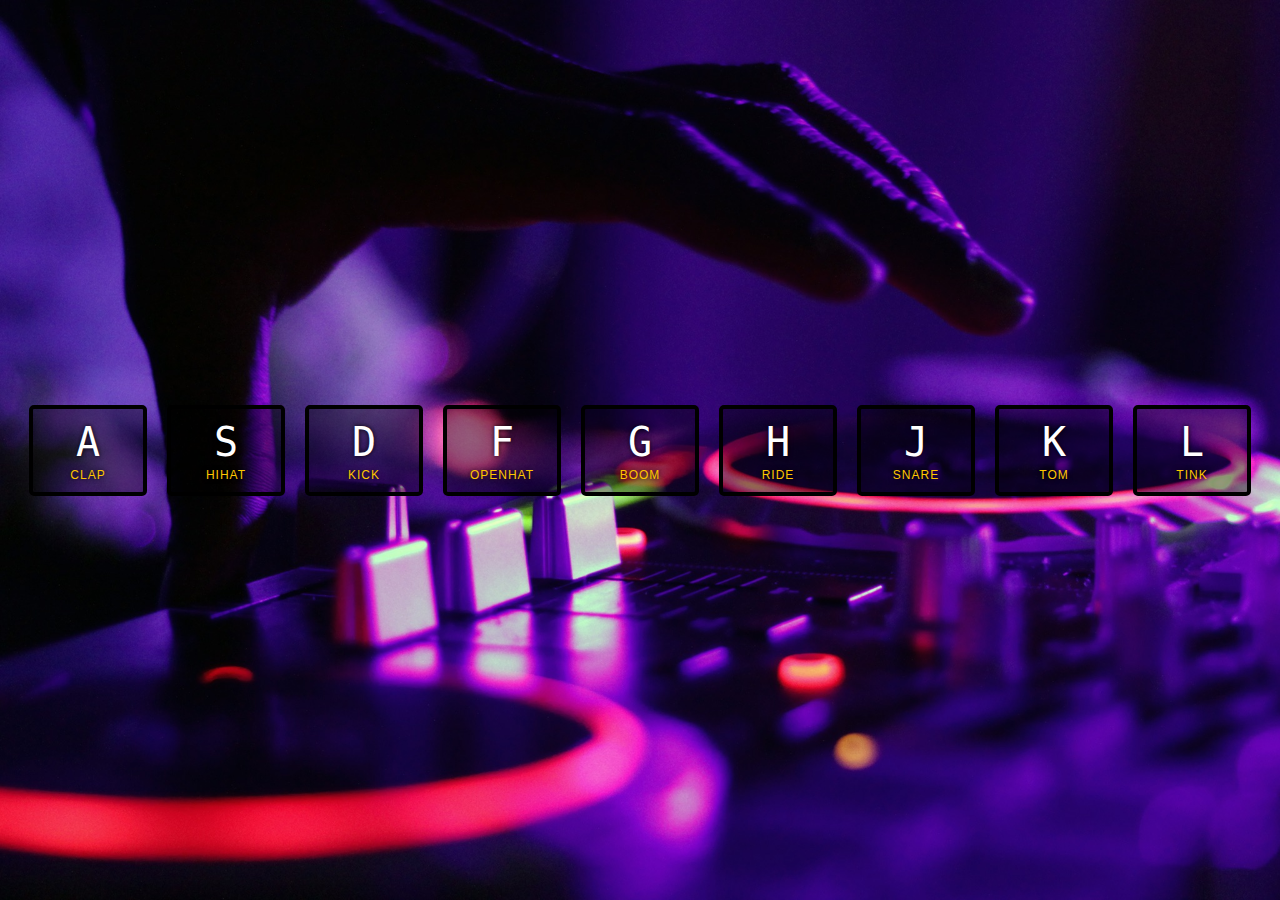
<file: [01] JS Drum Kit/index.html>
<!DOCTYPE html>
<html lang="en">
<head>
    <title>JS Drum Kit</title>
    <meta charset="UTF-8">
    <meta name="viewport" content="width=device-width, initial-scale=1">
    <link href="css/style.css" rel="stylesheet">
</head>
<body>

<div class="keys">
    <div data-key="65" class="key">
        <kbd>A</kbd>
        <span class="sound">clap</span>
    </div>
    <div data-key="83" class="key">
        <kbd>S</kbd>
        <span class="sound">hihat</span>
    </div>
    <div data-key="68" class="key">
        <kbd>D</kbd>
        <span class="sound">kick</span>
    </div>
    <div data-key="70" class="key">
        <kbd>F</kbd>
        <span class="sound">openhat</span>
    </div>
    <div data-key="71" class="key">
        <kbd>G</kbd>
        <span class="sound">boom</span>
    </div>
    <div data-key="72" class="key">
        <kbd>H</kbd>
        <span class="sound">ride</span>
    </div>
    <div data-key="74" class="key">
        <kbd>J</kbd>
        <span class="sound">snare</span>
    </div>
    <div data-key="75" class="key">
        <kbd>K</kbd>
        <span class="sound">tom</span>
    </div>
    <div data-key="76" class="key">
        <kbd>L</kbd>
        <span class="sound">tink</span>
    </div>
</div>

<audio data-key="65" src="sounds/clap.wav"></audio>
<audio data-key="83" src="sounds/hihat.wav"></audio>
<audio data-key="68" src="sounds/kick.wav"></audio>
<audio data-key="70" src="sounds/openhat.wav"></audio>
<audio data-key="71" src="sounds/boom.wav"></audio>
<audio data-key="72" src="sounds/ride.wav"></audio>
<audio data-key="74" src="sounds/snare.wav"></audio>
<audio data-key="75" src="sounds/tom.wav"></audio>
<audio data-key="76" src="sounds/tink.wav"></audio>


<script src="script.js"></script>


</body>
</html>
</file>
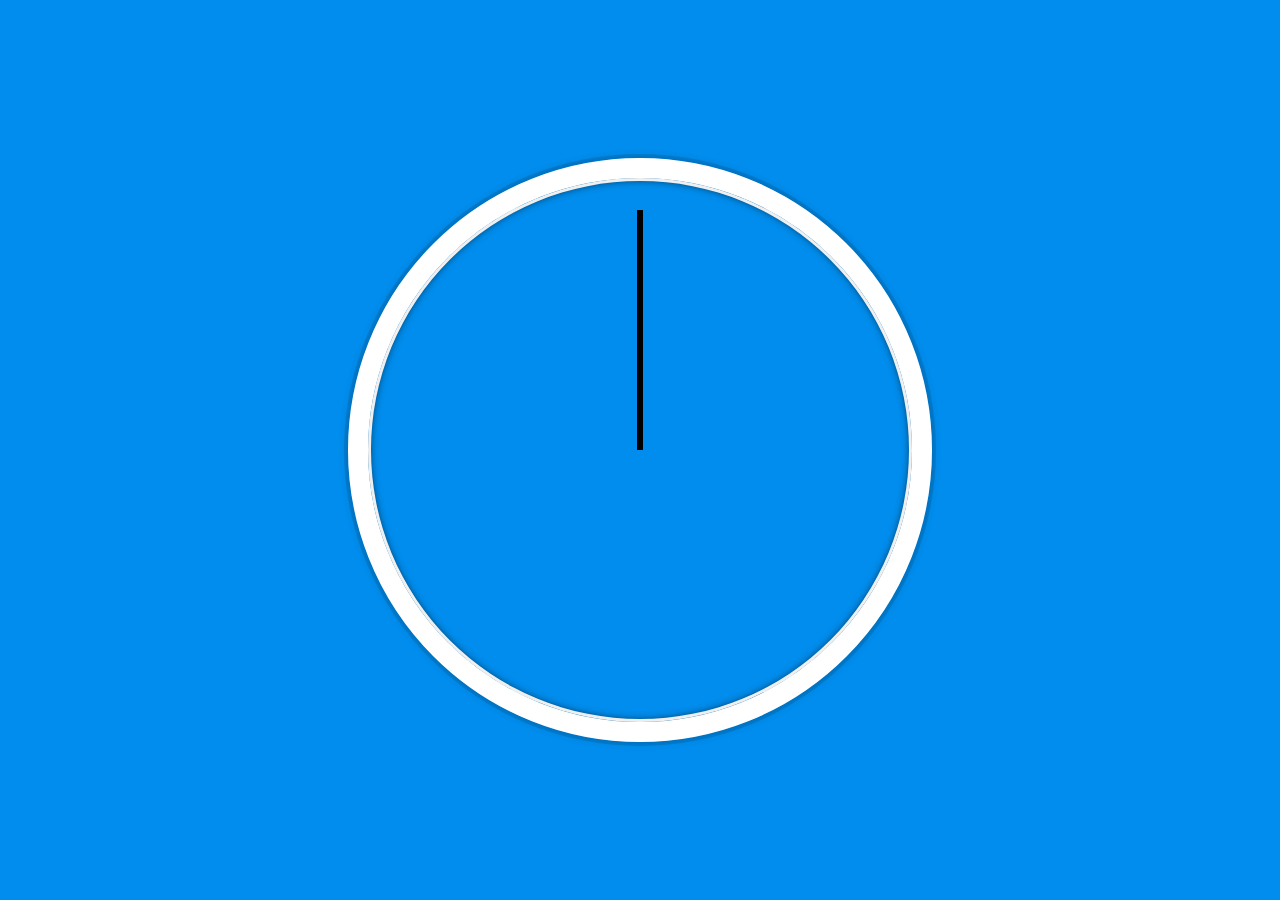
<file: [02] CSS + JS Clock/index.html>
<!DOCTYPE html>
<html lang="en">
<head>
    <title>Clock</title>
    <meta charset="UTF-8">
    <meta name="viewport" content="width=device-width, initial-scale=1">
    <link href="css/style.css" rel="stylesheet">
</head>
<body>

<div class="clock">
    <div class="clock-face">
        <div class="hand hour-hand"></div>
        <div class="hand min-hand"></div>
        <div class="hand second-hand"></div>
    </div>
</div>

<script src="scripts/app.js"></script>

</body>
</html>
</file>
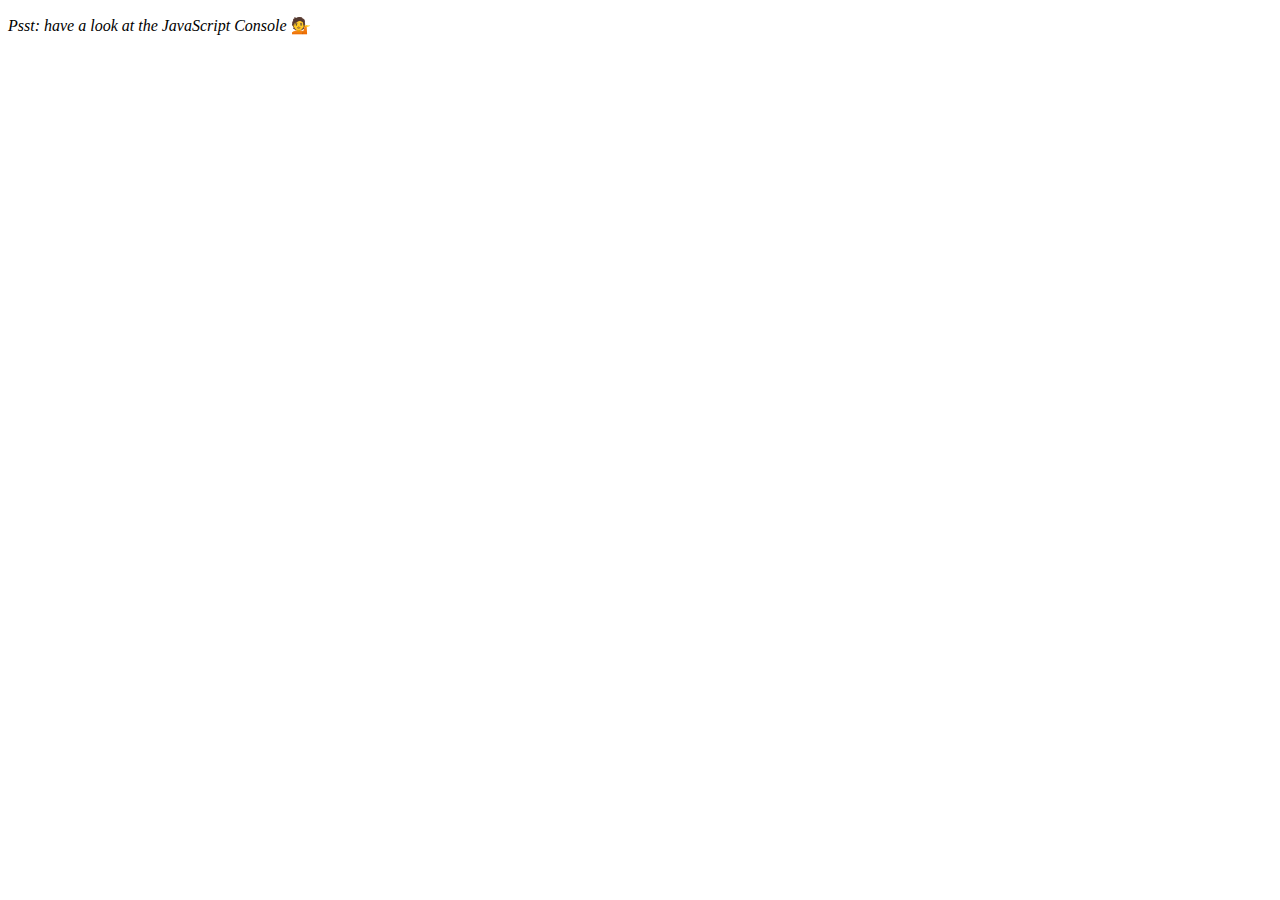
<file: [04] Array Cardio Day 1/index.html>
<!DOCTYPE html>
<html lang="en">
<head>
    <title>Array Cardio Day 1</title>
    <meta charset="UTF-8">
    <meta name="viewport" content="width=device-width, initial-scale=1">
</head>
<body>
    <p><em>Psst: have a look at the JavaScript Console</em> 💁</p>

<script src="scripts/app.js"></script>
</body>
</html>
</file>
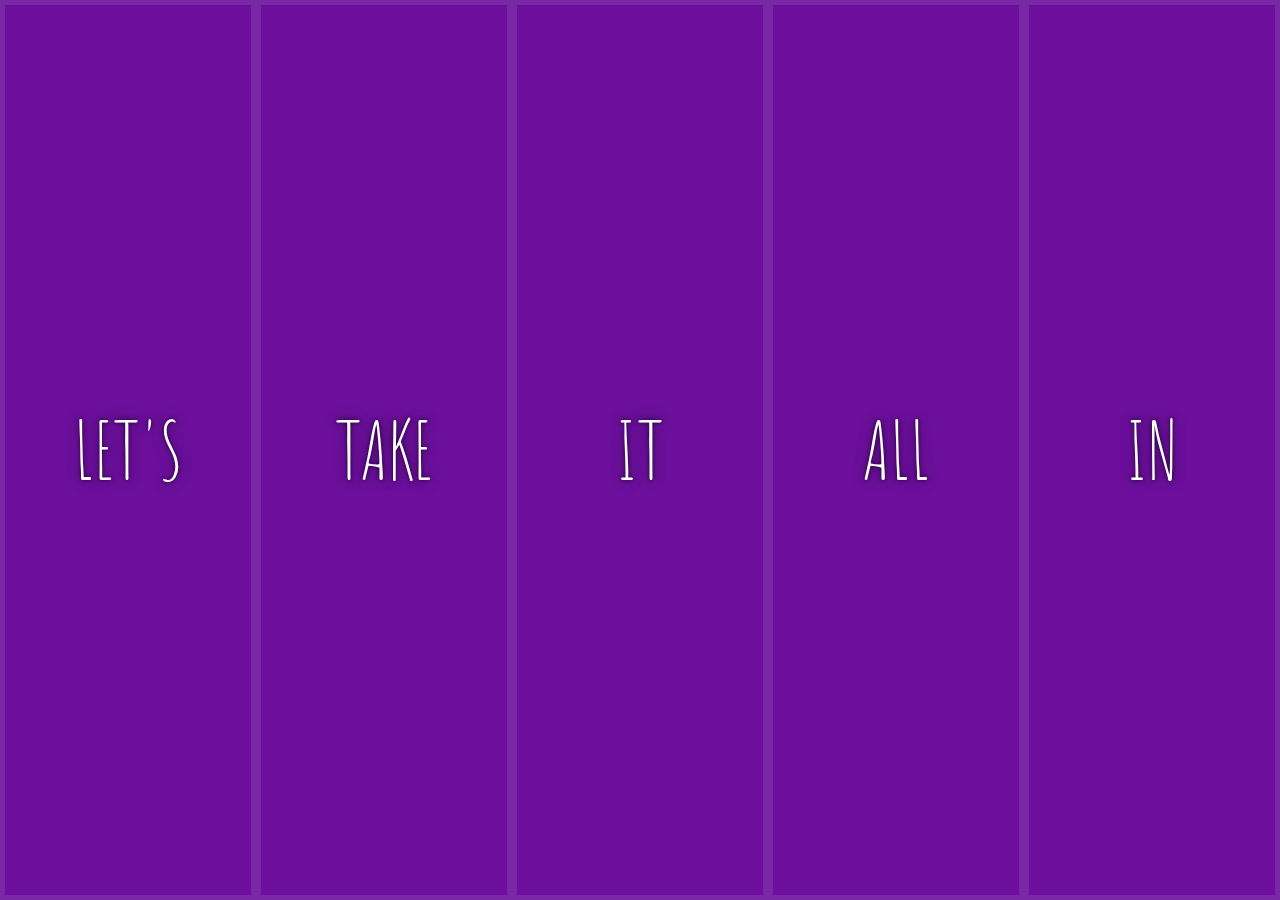
<file: [05] flex gallery/index.html>
<!DOCTYPE html>
<html lang="en">
<head>
    <title>Flex Panels</title>
    <meta charset="UTF-8">
    <meta name="viewport" content="width=device-width, initial-scale=1">
    <link href='https://fonts.googleapis.com/css?family=Amatic+SC' rel='stylesheet' type='text/css'>
    <link href="css/style.css" rel="stylesheet">
</head>
<body>
    <div class="panels">
        <div class="panel panel1">
            <p>Hey</p>
            <p>Let's</p>
            <p>Dance</p>
        </div>
        <div class="panel panel2">
            <p>Give</p>
            <p>Take</p>
            <p>Receive</p>
        </div>
        <div class="panel panel3">
            <p>Experience</p>
            <p>It</p>
            <p>Today</p>
        </div>
        <div class="panel panel4">
            <p>Give</p>
            <p>All</p>
            <p>You can</p>
        </div>
        <div class="panel panel5">
            <p>Life</p>
            <p>In</p>
            <p>Motion</p>
        </div>
    </div>


    <script src="scripts/app.js"></script>
</body>
</html>
</file>
<file: [01] JS Drum Kit/css/style.css>
html {
    font-size: 10px;
    background: url(../images/background.jpg) no-repeat center center fixed;
    -webkit-background-size: cover;
    -moz-background-size: cover;
    -o-background-size: cover;
    background-size: cover;
}
body,html {
  margin: 0;
  padding: 0;
  font-family: sans-serif;
}
.keys {
    display: flex;
    flex: 1;
    min-height: 100vh;
    align-items: center;
    justify-content: center;
}
.key {
    border: .4rem solid black;
    border-radius: .5rem;
    margin: 1rem;
    font-size: 1.5rem;
    padding: 1rem .5rem;
    transition: all .07s ease;
    width: 10rem;
    text-align: center;
    color: white;
    background: rgba(0, 0, 0, 0.4);
    text-shadow: 0 0 .5rem black;
}
kbd {
    display: block;
    font-size: 4rem;
}
.sound {
    font-size: 1.2rem;
    text-transform: uppercase;
    letter-spacing: .1rem;
    color: #ffc600;
}
.playing {
    transform: scale(1.1);
    border-color: #f4193e;
    box-shadow: 0 0 10px #f4193e;
}
</file>
<file: [02] CSS + JS Clock/css/style.css>
html {
    background: #018DED url(http://unsplash.it/1500/1000?image=881&blur=50);
    background-size: cover;
    font-family: 'helvetica neue';
    text-align: center;
    font-size: 10 px;
}

body {
    margin: 0;
    font-size: 2rem;
    display: flex;
    flex: 1;
    min-height: 100vh; /*minimum height 100% of viewport*/
    align-items: center;
}

.clock {
    width: 30rem;
    height: 30rem;
    border: 20px solid white;
    border-radius: 50%;
    margin: 50px auto;
    position: relative;
    padding: 2rem;
    box-shadow:
        0 0 0 4px rgba(0,0,0,0.1),
        inset 0 0 0 3px #EFEFEF,
        inset 0 0 10px black,
        0 0 10px rgba(0,0,0,0.2);
}

.clock-face {
    position: relative;
    width: 100%;
    height: 100%;
    transform: translateY(-3px); /*account for the height of the clock*/
}

.hand {
    width: 50%;
    height: 6px;
    background: black;
    position: absolute;
    top: 50%;
    transform-origin: 100%;
    transform: rotate(90deg);
    transition: all 0.05s;
    transition-timing-function: cubic-bezier(0.1, 2.7, 0.58, 1);
}
</file>
<file: [05] flex gallery/css/style.css>
html {
    box-sizing: border-box;
    background: #ffc600;
    font-family: 'helvetica neue';
    font-size: 20px;
    font-weight: 200;
}
body {
    margin: 0;
}
*, *:before, *:after {
    box-sizing: inherit;
}

.panels {
    min-height: 100vh;
    overflow: hidden;
    display: flex;
}

.panel {
    background: #6B0F9C;
    box-shadow: inset 0 0 0 5px rgba(255,255,255,0.1);
    color: white;
    text-align: center;
    align-items: center;
    /* Safari transitionend event.propertyName === flex */
      /* Chrome + FF transitionend event.propertyName === flex-grow */
    transition:
        font-size 0.7s cubic-bezier(0.61,-0.19, 0.7,-0.11),
        flex 0.7s cubic-bezier(0.61,-0.19, 0.7,-0.11),
        background 0.2s;
    font-size: 20px;
    background-size: cover;
    background-position: center;
    flex: 1; /*all the panels will distribute the space between them*/
    justify-content: center;
    align-items: center;
    display: flex;
    flex-direction: column;
}
.panel1 { background-image:url(https://source.unsplash.com/gYl-UtwNg_I/1500x1500); }
.panel2 { background-image:url(https://source.unsplash.com/1CD3fd8kHnE/1500x1500); }
.panel3 { background-image:url(https://images.unsplash.com/photo-1465188162913-8fb5709d6d57?ixlib=rb-0.3.5&q=80&fm=jpg&crop=faces&cs=tinysrgb&w=1500&h=1500&fit=crop&s=967e8a713a4e395260793fc8c802901d); }
.panel4 { background-image:url(https://source.unsplash.com/ITjiVXcwVng/1500x1500); }
.panel5 { background-image:url(https://source.unsplash.com/3MNzGlQM7qs/1500x1500); }

.panel > * { /*flex items*/
    margin: 0;
    width: 100%;
    transition: transform 0.5s;
    flex: 1 0 auto;
    display: flex;
    justify-content: center;
    align-items: center;
}

.panel > *:first-child { transform: translateY(-100%); }
.panel.open-active > *:first-child { transform: translateY(0); }
.panel > *:last-child { transform: translateY(100%); }
.panel.open-active > *:last-child { transform: translateY(0); }

.panel p {
    text-transform: uppercase;
    font-family: 'Amatic SC', cursive;
    text-shadow:0 0 4px rgba(0, 0, 0, 0.72), 0 0 14px rgba(0, 0, 0, 0.45);
    font-size: 2em;
}

.panel p:nth-child(2) {
    font-size: 4em;
}

.panel.open {
    flex: 5;
    font-size: 40px;
}
</file>
